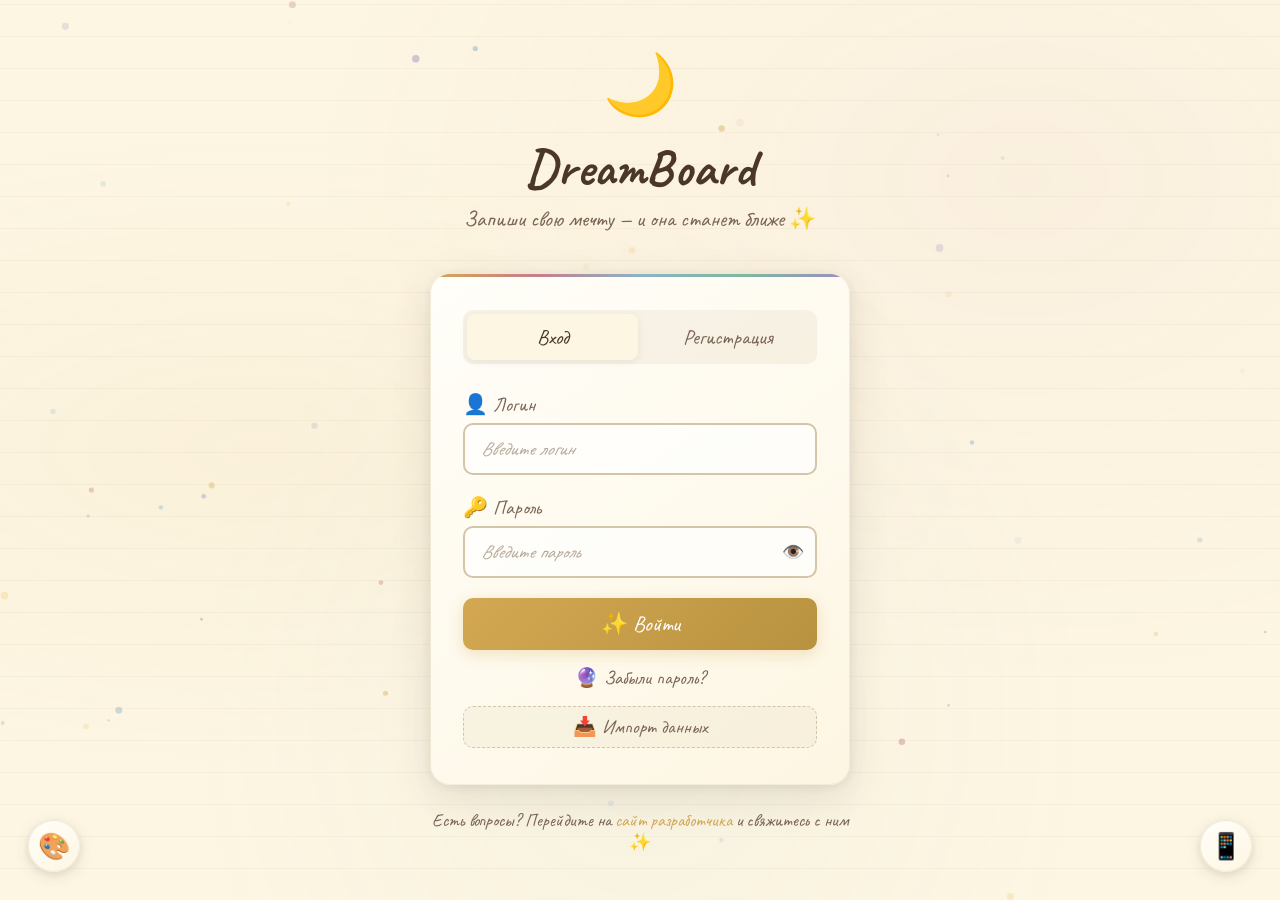
<file: index.html>
<!DOCTYPE html>
<html lang="ru">

<head>
  <meta charset="UTF-8">
  <meta name="viewport" content="width=device-width, initial-scale=1.0">
  <title>DreamBoard — Книга мечтаний</title>
  <link rel="preconnect" href="https://fonts.googleapis.com">
  <link rel="preconnect" href="https://fonts.gstatic.com" crossorigin>
  <link href="https://fonts.googleapis.com/css2?family=Caveat:wght@400;500;600;700&display=swap" rel="stylesheet">
  <link rel="stylesheet" href="style.css">
  <link rel="manifest" href="manifest.json">
  <meta name="theme-color" content="#d4a853">
  <script src="js/html2canvas.min.js"></script>
</head>

<body>
  <canvas id="particles-canvas"></canvas>

  <button class="theme-toggle" onclick="openThemePicker()" title="Сменить тему">🎨</button>

  <div id="authScreen" class="screen auth-screen active">
    <div class="auth-container">
      <div class="auth-logo">
        <span class="logo-icon">🌙</span>
        <h1>DreamBoard</h1>
        <p>Запиши свою мечту — и она станет ближе ✨</p>
      </div>
      <div class="auth-card">
        <div class="auth-tabs">
          <button class="auth-tab active" onclick="switchAuthTab('login')">Вход</button>
          <button class="auth-tab" onclick="switchAuthTab('register')">Регистрация</button>
        </div>
        <div id="authError" class="auth-error"></div>
        <form id="loginForm" class="auth-form active" onsubmit="handleLogin(event)">
          <div class="form-group">
            <label>👤 Логин</label>
            <input type="text" id="loginUsername" placeholder="Введите логин" required autocomplete="username">
          </div>
          <div class="form-group">
            <label>🔑 Пароль</label>
            <div class="password-field">
              <input type="password" id="loginPassword" placeholder="Введите пароль" required
                autocomplete="current-password">
              <button type="button" class="password-toggle"
                onclick="togglePasswordVisibility('loginPassword', this)">👁️</button>
            </div>
          </div>
          <button type="submit" class="btn btn-primary">✨ Войти</button>
          <button type="button" class="forgot-password-link" onclick="openForgotPasswordModal()">🔮 Забыли
            пароль?</button>
        </form>
        <form id="registerForm" class="auth-form" onsubmit="handleRegister(event)">
          <div class="form-group">
            <label>🌟 Ваше имя</label>
            <input type="text" id="regName" placeholder="Как вас зовут?" required>
          </div>
          <div class="form-group">
            <label>👤 Логин</label>
            <input type="text" id="regUsername" placeholder="Придумайте логин" required autocomplete="username">
          </div>
          <div class="form-group">
            <label>🔑 Пароль</label>
            <div class="password-field">
              <input type="password" id="regPassword" placeholder="Придумайте пароль" required minlength="4"
                autocomplete="new-password">
              <button type="button" class="password-toggle"
                onclick="togglePasswordVisibility('regPassword', this)">👁️</button>
            </div>
          </div>
          <button type="submit" class="btn btn-primary">🚀 Создать аккаунт</button>
        </form>
        <div class="auth-extra-links">
          <button class="auth-extra-link" onclick="openImportModal()">📥 Импорт данных</button>
        </div>
      </div>
      <div style="text-align: center; margin-top: 24px; font-size: 18px; color: var(--ink-light);">
        Есть вопросы? Перейдите на
        <a href="https://eugenius-mylnikoff.github.io/Portfolio/" target="_blank"
          style="color: var(--gold); text-decoration: none;">сайт разработчика</a>
        и свяжитесь с ним ✨
      </div>
    </div>
    <button class="pwa-info-btn" onclick="openPwaModal()" title="Установить как приложение">📱</button>
  </div>

  <div id="appScreen" class="screen app-screen">
    <header class="app-header">
      <div class="header-inner">
        <div class="header-left">
          <span class="h-icon">🌙</span>
          <h2>DreamBoard</h2>
        </div>
        <div class="header-right">
          <div class="mode-tabs">
            <button class="mode-tab active" onclick="switchMode('dreams')">Мечты</button>
            <button class="mode-tab" onclick="switchMode('thoughts')">Мысли</button>
          </div>
          <button class="icon-btn" onclick="openRandomDream()" title="Случайная мечта">🎲</button>
          <button class="icon-btn info-btn" onclick="openInfoModal()" title="О приложении">i</button>
          <div class="user-menu">
            <div class="user-avatar" id="userAvatar" onclick="toggleUserMenu()"></div>
            <div class="user-dropdown" id="userDropdown">
              <div class="user-dropdown-header">
                <div class="name" id="dropdownName"></div>
                <div class="login" id="dropdownLogin"></div>
              </div>
              <button class="user-dropdown-item" onclick="openProfileEditModal()">👤 Редактировать профиль</button>
              <button class="user-dropdown-item" onclick="openCategoriesModal()">📂 Мои категории</button>
              <button class="user-dropdown-item" onclick="openArchiveModal()">📦 Архивные мечты</button>
              <button class="user-dropdown-item" onclick="openNotificationsModal()">🔔 Уведомления</button>
              <button class="user-dropdown-item" onclick="exportUserData()">💾 Экспортировать данные</button>
              <div class="user-dropdown-divider"></div>
              <button class="user-dropdown-item danger" onclick="openResetModal()">🗑️ Удалить профиль</button>
              <button class="user-dropdown-item danger" onclick="handleLogout()">🚪 Выйти</button>
            </div>
          </div>
        </div>
      </div>
    </header>

    <main class="app-main">
      <div id="dreamsMode">
        <div class="greeting" id="greeting"></div>
        <div class="stats-bar" id="statsBar"></div>
        <div class="filter-bar" id="filterBar"></div>
        <div class="dreams-grid" id="dreamsGrid"></div>
      </div>
      <div id="thoughtsMode" class="diary-screen" style="display: none;">
        <div class="diary-container">
          <div class="diary-header">
            <h2 class="diary-title">📖 Мои мысли</h2>
            <button class="diary-add-btn" onclick="openCreateThoughtModal()">+ Новая мысль</button>
          </div>
          <div class="diary-page-wrapper">
            <div class="diary-page" id="diaryPage">
              <div class="diary-stickers" id="diaryStickers"></div>
            </div>
          </div>
          <div class="diary-pagination">
            <button class="diary-page-btn" id="prevPageBtn" onclick="prevDiaryPage()">◀</button>
            <span class="diary-page-indicator" id="pageIndicator">Страница 1</span>
            <button class="diary-page-btn" id="nextPageBtn" onclick="nextDiaryPage()">▶</button>
          </div>
        </div>
      </div>
    </main>

    <button class="fab" id="mainFab" onclick="openCreateModal()" title="Новая мечта">✦</button>
  </div>

  <div class="modal-overlay" id="dreamModal">
    <div class="modal">
      <h3 class="modal-title" id="modalTitle">✨ Новая мечта</h3>
      <form onsubmit="handleSaveDream(event)">
        <input type="hidden" id="dreamId">
        <div class="form-group">
          <label>🌟 Название мечты</label>
          <input type="text" id="dreamTitleInput" placeholder="Чего ты хочешь?" required>
        </div>
        <div class="form-group">
          <label>📝 Описание</label>
          <textarea id="dreamTextInput" placeholder="Расскажи подробнее..."></textarea>
        </div>
        <div class="form-group">
          <label>📂 Категория</label>
          <select id="dreamCategory"></select>
        </div>
        <div class="form-group">
          <label>🎨 Цвет</label>
          <div class="color-picker" id="colorPicker">
            <div class="color-option color-gold selected" data-color="gold" onclick="selectColor(this)"></div>
            <div class="color-option color-rose" data-color="rose" onclick="selectColor(this)"></div>
            <div class="color-option color-sky" data-color="sky" onclick="selectColor(this)"></div>
            <div class="color-option color-mint" data-color="mint" onclick="selectColor(this)"></div>
            <div class="color-option color-lavender" data-color="lavender" onclick="selectColor(this)"></div>
            <div class="color-option color-sunset" data-color="sunset" onclick="selectColor(this)"></div>
          </div>
        </div>
        <div class="steps-section">
          <div class="steps-header">
            <div class="steps-title">👣 Шаги достижения</div>
            <button type="button" class="add-step-btn" onclick="openStepModal()">+ Добавить шаг</button>
          </div>
          <div class="steps-table-wrapper">
            <table class="steps-table">
              <thead>
                <tr>
                  <th>№</th>
                  <th>Описание</th>
                  <th>Действия</th>
                </tr>
              </thead>
              <tbody id="stepsTableBody"></tbody>
            </table>
          </div>
        </div>
        <div class="modal-actions">
          <button type="button" class="btn btn-secondary" onclick="closeModal('dreamModal')">Отмена</button>
          <button type="submit" class="btn btn-primary" id="modalSubmitBtn">💫 Записать мечту</button>
        </div>
      </form>
    </div>
  </div>

  <div class="modal-overlay" id="stepModal">
    <div class="modal">
      <h3 class="modal-title" id="stepModalTitle">✨ Новый шаг</h3>
      <form onsubmit="handleSaveStep(event)">
        <input type="hidden" id="stepEditIndex" value="-1">
        <div class="form-group">
          <label>📝 Описание шага</label>
          <textarea id="stepDescription" placeholder="Что нужно сделать?" required></textarea>
        </div>
        <div class="modal-actions">
          <button type="button" class="btn btn-secondary" onclick="closeModal('stepModal')">Отмена</button>
          <button type="submit" class="btn btn-primary">💾 Сохранить</button>
        </div>
      </form>
    </div>
  </div>

  <div class="modal-overlay" id="genericModal">
    <div class="modal">
      <div id="genericModalContent"></div>
    </div>
  </div>

  <div class="random-dream-modal" id="randomDreamModal">
    <div class="random-dream-content">
      <button class="random-dream-close" onclick="closeRandomDream()">✕</button>
      <div class="random-dream-category" id="randomDreamCategory"></div>
      <div class="random-dream-title" id="randomDreamTitle"></div>
      <div class="random-dream-text" id="randomDreamText"></div>
      <div class="random-dream-actions">
        <button class="btn btn-secondary" onclick="openRandomDream()">🎲 Ещё одну</button>
        <button class="btn btn-primary" onclick="closeRandomDream()">Закрыть</button>
      </div>
    </div>
  </div>

  <div id="toastContainer" class="toast-container"></div>

  <script src="js/script.js"></script>
</body>

</html>
</file>
<file: style.css>
:root {
    --paper: #fdf6e3;
    --paper-2: #f8edcf;
    --paper-dark: #f5e6c8;
    --paper-line: #d4c5a9;
    --ink: #4a3728;
    --ink-light: #7a6455;
    --ink-faint: #b8a99a;
    --gold: #d4a853;
    --gold-glow: #f0d48a;
    --gold-dark: #b8923f;
    --rose: #c77d8a;
    --sky: #8ab4c7;
    --mint: #7db89e;
    --lavender: #9b8ec4;
    --sunset: #d4845a;
    --shadow: rgba(74, 55, 40, 0.08);
    --shadow-md: rgba(74, 55, 40, 0.12);
    --shadow-lg: rgba(74, 55, 40, 0.18);
    --overlay: rgba(74, 55, 40, 0.3);
    --card-bg: linear-gradient(145deg, #fffef9 0%, #fdf6e3 100%);
    --input-bg: rgba(255, 255, 255, 0.7);
    --input-bg-focus: white;
    --header-bg: rgba(253, 246, 227, 0.98);
    --radius: 12px;
    --radius-lg: 20px;
    --transition-theme: background 0.5s ease, color 0.5s ease, border-color 0.5s ease, box-shadow 0.5s ease;
}

[data-theme="dark"] {
    --paper: #1f1a15;
    --paper-2: #262019;
    --paper-dark: #2a231c;
    --paper-line: #3a3026;
    --ink: #e8dcc4;
    --ink-light: #b8a99a;
    --ink-faint: #7a6a5a;
    --gold: #e0b865;
    --gold-glow: #f0d48a;
    --gold-dark: #c49a42;
    --rose: #d8909c;
    --sky: #9ac4d7;
    --mint: #8dc8ae;
    --lavender: #a89bd4;
    --sunset: #e09570;
    --shadow: rgba(0, 0, 0, 0.3);
    --shadow-md: rgba(0, 0, 0, 0.4);
    --shadow-lg: rgba(0, 0, 0, 0.5);
    --overlay: rgba(10, 8, 5, 0.6);
    --card-bg: linear-gradient(145deg, #2a231c 0%, #241e18 100%);
    --input-bg: rgba(42, 35, 28, 0.7);
    --input-bg-focus: #2a231c;
    --header-bg: rgba(31, 26, 21, 0.95);
}

[data-theme="stars"] {
    --paper: #0a0a1f;
    --paper-2: #12122e;
    --paper-dark: #1a1a3a;
    --paper-line: #2a2a5a;
    --ink: #e8e8ff;
    --ink-light: #b8b8e0;
    --ink-faint: #6a6a9a;
    --gold: #ffd700;
    --gold-glow: #ffed4a;
    --gold-dark: #e6c200;
    --rose: #ff9ecb;
    --sky: #7ec8ff;
    --mint: #7effc8;
    --lavender: #c89eff;
    --sunset: #ffb87e;
    --shadow: rgba(0, 0, 0, 0.5);
    --shadow-md: rgba(0, 0, 0, 0.6);
    --shadow-lg: rgba(0, 0, 0, 0.7);
    --overlay: rgba(5, 5, 20, 0.7);
    --card-bg: linear-gradient(145deg, #1a1a3a 0%, #12122e 100%);
    --input-bg: rgba(26, 26, 58, 0.7);
    --input-bg-focus: #1a1a3a;
    --header-bg: rgba(10, 10, 31, 0.95);
}

[data-theme="spring"] {
    --paper: #f0f8e8;
    --paper-2: #e0f0d0;
    --paper-dark: #d0e8b8;
    --paper-line: #a8c888;
    --ink: #2a4a1a;
    --ink-light: #4a6a3a;
    --ink-faint: #8aaa7a;
    --gold: #8bc34a;
    --gold-glow: #aed581;
    --gold-dark: #689f38;
    --rose: #e88aa0;
    --sky: #88c8e8;
    --mint: #6aaa5a;
    --lavender: #b898d8;
    --sunset: #e8a868;
    --shadow: rgba(42, 74, 26, 0.1);
    --shadow-md: rgba(42, 74, 26, 0.15);
    --shadow-lg: rgba(42, 74, 26, 0.2);
    --overlay: rgba(42, 74, 26, 0.3);
    --card-bg: linear-gradient(145deg, #fffff0 0%, #f0f8e8 100%);
    --input-bg: rgba(255, 255, 240, 0.7);
    --input-bg-focus: #fffff0;
    --header-bg: rgba(240, 248, 232, 0.98);
}

[data-theme="winter"] {
    --paper: #e8f0f8;
    --paper-2: #d8e8f0;
    --paper-dark: #c8d8e8;
    --paper-line: #a8c0d8;
    --ink: #2a3a4a;
    --ink-light: #4a5a6a;
    --ink-faint: #8a9aaa;
    --gold: #78a8c8;
    --gold-glow: #a8d0e8;
    --gold-dark: #5a8aaa;
    --rose: #c898a8;
    --sky: #78a8c8;
    --mint: #88b8c8;
    --lavender: #a898c8;
    --sunset: #d8a888;
    --shadow: rgba(42, 58, 74, 0.1);
    --shadow-md: rgba(42, 58, 74, 0.15);
    --shadow-lg: rgba(42, 58, 74, 0.2);
    --overlay: rgba(42, 58, 74, 0.3);
    --card-bg: linear-gradient(145deg, #ffffff 0%, #e8f0f8 100%);
    --input-bg: rgba(255, 255, 255, 0.7);
    --input-bg-focus: #ffffff;
    --header-bg: rgba(232, 240, 248, 0.98);
}

[data-theme="fireworks"] {
    --paper: #1a1020;
    --paper-2: #251830;
    --paper-dark: #302040;
    --paper-line: #4a3060;
    --ink: #f0e0ff;
    --ink-light: #c8b0e0;
    --ink-faint: #8a709a;
    --gold: #ffcc00;
    --gold-glow: #ffdd44;
    --gold-dark: #e6b800;
    --rose: #ff66aa;
    --sky: #66ccff;
    --mint: #66ffaa;
    --lavender: #cc66ff;
    --sunset: #ff9966;
    --shadow: rgba(0, 0, 0, 0.5);
    --shadow-md: rgba(0, 0, 0, 0.6);
    --shadow-lg: rgba(0, 0, 0, 0.7);
    --overlay: rgba(10, 5, 15, 0.7);
    --card-bg: linear-gradient(145deg, #302040 0%, #251830 100%);
    --input-bg: rgba(48, 32, 64, 0.7);
    --input-bg-focus: #302040;
    --header-bg: rgba(26, 16, 32, 0.95);
}

[data-theme="bird"] {
    --paper: #e8f4ff;
    --paper-2: #d8ecff;
    --paper-dark: #c8e0ff;
    --paper-line: #a8c8e8;
    --ink: #2a4a6a;
    --ink-light: #4a6a8a;
    --ink-faint: #8aaac8;
    --gold: #68a8d8;
    --gold-glow: #98c8e8;
    --gold-dark: #4a88b8;
    --rose: #e898b0;
    --sky: #68a8d8;
    --mint: #88c8b8;
    --lavender: #b898d8;
    --sunset: #e8a878;
    --shadow: rgba(42, 74, 106, 0.1);
    --shadow-md: rgba(42, 74, 106, 0.15);
    --shadow-lg: rgba(42, 74, 106, 0.2);
    --overlay: rgba(42, 74, 106, 0.3);
    --card-bg: linear-gradient(145deg, #ffffff 0%, #e8f4ff 100%);
    --input-bg: rgba(255, 255, 255, 0.7);
    --input-bg-focus: #ffffff;
    --header-bg: rgba(232, 244, 255, 0.98);
}

[data-theme="ocean"] {
    --paper: #0a2540;
    --paper-2: #0d3252;
    --paper-dark: #124068;
    --paper-line: #1e5a85;
    --ink: #e8f4ff;
    --ink-light: #b8d8f0;
    --ink-faint: #6a98b8;
    --gold: #4ecdc4;
    --gold-glow: #95e1d3;
    --gold-dark: #3db8b0;
    --rose: #ff8fa3;
    --sky: #7ec8ff;
    --mint: #4ecdc4;
    --lavender: #a78bfa;
    --sunset: #ffb87e;
    --shadow: rgba(0, 0, 0, 0.4);
    --shadow-md: rgba(0, 0, 0, 0.5);
    --shadow-lg: rgba(0, 0, 0, 0.6);
    --overlay: rgba(5, 20, 40, 0.7);
    --card-bg: linear-gradient(145deg, #124068 0%, #0d3252 100%);
    --input-bg: rgba(18, 64, 104, 0.7);
    --input-bg-focus: #124068;
    --header-bg: rgba(10, 37, 64, 0.95);
}

[data-theme="sakura"] {
    --paper: #fff5f7;
    --paper-2: #ffe8ee;
    --paper-dark: #ffd6e0;
    --paper-line: #f5b8c8;
    --ink: #5a2a3a;
    --ink-light: #8a4a5a;
    --ink-faint: #c88a9a;
    --gold: #ff69b4;
    --gold-glow: #ffb7c5;
    --gold-dark: #e65ea3;
    --rose: #ff1493;
    --sky: #88c8e8;
    --mint: #7db89e;
    --lavender: #c89eff;
    --sunset: #ffb87e;
    --shadow: rgba(90, 42, 58, 0.1);
    --shadow-md: rgba(90, 42, 58, 0.15);
    --shadow-lg: rgba(90, 42, 58, 0.2);
    --overlay: rgba(90, 42, 58, 0.3);
    --card-bg: linear-gradient(145deg, #ffffff 0%, #fff5f7 100%);
    --input-bg: rgba(255, 255, 255, 0.7);
    --input-bg-focus: #ffffff;
    --header-bg: rgba(255, 245, 247, 0.98);
}

[data-theme="aurora"] {
    --paper: #0a1628;
    --paper-2: #12203a;
    --paper-dark: #1a2a4a;
    --paper-line: #2a3a5a;
    --ink: #e8f0ff;
    --ink-light: #b8c8e0;
    --ink-faint: #6a7a9a;
    --gold: #4ade80;
    --gold-glow: #86efac;
    --gold-dark: #3bc96e;
    --rose: #f472b6;
    --sky: #60a5fa;
    --mint: #2dd4bf;
    --lavender: #a78bfa;
    --sunset: #fbbf24;
    --shadow: rgba(0, 0, 0, 0.5);
    --shadow-md: rgba(0, 0, 0, 0.6);
    --shadow-lg: rgba(0, 0, 0, 0.7);
    --overlay: rgba(5, 10, 20, 0.7);
    --card-bg: linear-gradient(145deg, #1a2a4a 0%, #12203a 100%);
    --input-bg: rgba(26, 42, 74, 0.7);
    --input-bg-focus: #1a2a4a;
    --header-bg: rgba(10, 22, 40, 0.95);
}

* {
    margin: 0;
    padding: 0;
    box-sizing: border-box;
    font-family: 'Caveat', cursive;
}

body {
    background: var(--paper);
    color: var(--ink);
    min-height: 100vh;
    overflow-x: hidden;
    transition: var(--transition-theme);
}

body::before {
    content: '';
    position: fixed;
    inset: 0;
    background: repeating-linear-gradient(0deg, transparent, transparent 31px, var(--paper-line) 31px, var(--paper-line) 32px);
    opacity: 0.15;
    pointer-events: none;
    z-index: 0;
    transition: var(--transition-theme);
}

body::after {
    content: '';
    position: fixed;
    inset: 0;
    background:
        radial-gradient(ellipse at 20% 50%, rgba(212, 168, 83, 0.06) 0%, transparent 50%),
        radial-gradient(ellipse at 80% 20%, rgba(199, 125, 138, 0.05) 0%, transparent 50%),
        radial-gradient(ellipse at 50% 80%, rgba(138, 180, 199, 0.05) 0%, transparent 50%);
    pointer-events: none;
    z-index: 0;
}

[data-theme="stars"] body::before,
[data-theme="fireworks"] body::before,
[data-theme="ocean"] body::before,
[data-theme="aurora"] body::before {
    opacity: 0.05;
}

[data-theme="sakura"] body::before {
    opacity: 0.08;
}

#particles-canvas {
    position: fixed;
    inset: 0;
    pointer-events: none;
    z-index: 1;
}

.theme-toggle {
    position: fixed;
    bottom: 28px;
    left: 28px;
    width: 52px;
    height: 52px;
    border-radius: 50%;
    background: var(--card-bg);
    border: 1px solid rgba(212, 197, 169, 0.3);
    box-shadow: 0 4px 15px var(--shadow-md), 0 2px 8px var(--shadow);
    cursor: pointer;
    z-index: 50;
    display: flex;
    align-items: center;
    justify-content: center;
    font-size: 26px;
    transition: all 0.4s ease;
}

.theme-toggle:hover {
    transform: scale(1.1) rotate(15deg);
    box-shadow: 0 6px 20px var(--shadow-lg);
}

.screen {
    display: none;
    position: relative;
    z-index: 2;
    min-height: 100vh;
}

.screen.active {
    display: flex;
}

.auth-screen {
    align-items: center;
    justify-content: center;
    padding: 20px;
}

.auth-container {
    width: 100%;
    max-width: 420px;
    animation: floatIn 0.8s ease-out;
}

@keyframes floatIn {
    from {
        opacity: 0;
        transform: translateY(30px) scale(0.97);
    }

    to {
        opacity: 1;
        transform: translateY(0) scale(1);
    }
}

.auth-logo {
    text-align: center;
    margin-bottom: 40px;
}

.auth-logo .logo-icon {
    font-size: 60px;
    display: block;
    margin-bottom: 12px;
    animation: twinkle 3s ease-in-out infinite;
}

@keyframes twinkle {

    0%,
    100% {
        transform: scale(1) rotate(0deg);
        filter: brightness(1);
    }

    50% {
        transform: scale(1.1) rotate(5deg);
        filter: brightness(1.2);
    }
}

.auth-logo h1 {
    font-size: 52px;
    color: var(--ink);
    font-weight: 700;
}

.auth-logo p {
    font-size: 22px;
    color: var(--ink-light);
    margin-top: 4px;
}

.auth-card {
    background: var(--card-bg);
    border-radius: var(--radius-lg);
    padding: 36px 32px;
    box-shadow: 0 2px 8px var(--shadow), 0 12px 40px var(--shadow-md);
    border: 1px solid rgba(212, 197, 169, 0.3);
    position: relative;
    overflow: hidden;
    transition: var(--transition-theme);
}

.auth-card::before {
    content: '';
    position: absolute;
    top: 0;
    left: 0;
    right: 0;
    height: 3px;
    background: linear-gradient(90deg, var(--gold), var(--rose), var(--sky), var(--mint), var(--lavender));
}

.auth-tabs {
    display: flex;
    gap: 4px;
    background: rgba(212, 197, 169, 0.2);
    border-radius: 10px;
    padding: 4px;
    margin-bottom: 28px;
}

.auth-tab {
    flex: 1;
    padding: 10px;
    border: none;
    background: transparent;
    font-size: 21px;
    color: var(--ink-light);
    cursor: pointer;
    border-radius: 8px;
    transition: all 0.3s ease;
}

.auth-tab.active {
    background: var(--paper);
    color: var(--ink);
    box-shadow: 0 2px 8px var(--shadow);
}

.auth-form {
    display: none;
}

.auth-form.active {
    display: block;
    animation: fadeIn 0.3s ease;
}

@keyframes fadeIn {
    from {
        opacity: 0;
        transform: translateY(10px);
    }

    to {
        opacity: 1;
        transform: translateY(0);
    }
}

.form-group {
    margin-bottom: 20px;
}

.form-group label {
    display: block;
    font-size: 20px;
    color: var(--ink-light);
    margin-bottom: 6px;
}

.form-group input,
.form-group textarea,
.form-group select {
    width: 100%;
    padding: 12px 16px;
    border: 2px solid var(--paper-line);
    border-radius: 10px;
    font-size: 19px;
    color: var(--ink);
    background: var(--input-bg);
    transition: all 0.3s ease;
    outline: none;
}

.form-group input:focus,
.form-group textarea:focus,
.form-group select:focus {
    border-color: var(--gold);
    background: var(--input-bg-focus);
    box-shadow: 0 0 0 4px rgba(212, 168, 83, 0.15);
}

.form-group input::placeholder,
.form-group textarea::placeholder {
    color: var(--ink-faint);
    font-style: italic;
}

.password-field {
    position: relative;
}

.password-field input {
    padding-right: 44px;
}

.password-toggle {
    position: absolute;
    right: 8px;
    top: 50%;
    transform: translateY(-50%);
    width: 32px;
    height: 32px;
    border: none;
    background: transparent;
    cursor: pointer;
    border-radius: 6px;
    font-size: 18px;
    color: var(--ink-faint);
    transition: all 0.2s;
    display: flex;
    align-items: center;
    justify-content: center;
}

.password-toggle:hover {
    background: rgba(212, 197, 169, 0.3);
    color: var(--ink);
}

.btn {
    display: inline-flex;
    align-items: center;
    justify-content: center;
    gap: 8px;
    padding: 12px 24px;
    border: none;
    border-radius: 10px;
    font-size: 22px;
    cursor: pointer;
    transition: all 0.3s ease;
}

.btn-primary {
    width: 100%;
    background: linear-gradient(135deg, var(--gold) 0%, var(--gold-dark) 100%);
    color: white;
    box-shadow: 0 4px 15px rgba(212, 168, 83, 0.3);
}

.btn-primary:hover {
    transform: translateY(-2px);
    box-shadow: 0 6px 20px rgba(212, 168, 83, 0.4);
}

.btn-primary:disabled {
    opacity: 0.5;
    cursor: not-allowed;
    transform: none;
}

.btn-secondary {
    background: rgba(212, 197, 169, 0.3);
    color: var(--ink);
}

.btn-secondary:hover {
    background: rgba(212, 197, 169, 0.5);
}

.btn-danger {
    background: rgba(199, 125, 138, 0.15);
    color: var(--rose);
}

.btn-danger:hover {
    background: rgba(199, 125, 138, 0.25);
}

.auth-error {
    background: rgba(199, 125, 138, 0.12);
    color: var(--rose);
    padding: 10px 14px;
    border-radius: 8px;
    font-size: 18px;
    margin-bottom: 16px;
    display: none;
    animation: shake 0.4s ease;
}

@keyframes shake {

    0%,
    100% {
        transform: translateX(0);
    }

    25% {
        transform: translateX(-5px);
    }

    75% {
        transform: translateX(5px);
    }
}

.auth-error.show {
    display: block;
}

.forgot-password-link {
    display: block;
    text-align: center;
    margin-top: 16px;
    font-size: 19px;
    color: var(--ink-light);
    cursor: pointer;
    background: none;
    border: none;
    width: 100%;
}

.forgot-password-link:hover {
    color: var(--gold);
}

.auth-extra-links {
    display: flex;
    gap: 8px;
    margin-top: 16px;
}

.auth-extra-link {
    flex: 1;
    text-align: center;
    padding: 8px 10px;
    font-size: 19px;
    color: var(--ink-light);
    cursor: pointer;
    background: rgba(212, 197, 169, 0.15);
    border: 1px dashed var(--paper-line);
    border-radius: 10px;
    transition: all 0.3s;
}

.auth-extra-link:hover {
    color: var(--ink);
    border-color: var(--gold);
    background: rgba(212, 168, 83, 0.1);
}

.app-screen {
    flex-direction: column;
}

.app-header {
    background: var(--header-bg);
    backdrop-filter: blur(10px);
    border-bottom: 1px solid rgba(212, 197, 169, 0.3);
    padding: 16px 24px;
    position: sticky;
    top: 0;
    z-index: 100;
    transition: var(--transition-theme);
}

.header-inner {
    max-width: 900px;
    margin: 0 auto;
    display: flex;
    align-items: center;
    justify-content: space-between;
}

.header-left {
    display: flex;
    align-items: center;
    gap: 12px;
}

.header-left .h-icon {
    font-size: 32px;
}

.header-left h2 {
    font-size: 32px;
    font-weight: 700;
}

.header-right {
    display: flex;
    align-items: center;
    gap: 8px;
}

.mode-tabs {
    display: flex;
    gap: 4px;
    background: rgba(212, 197, 169, 0.2);
    border-radius: 10px;
    padding: 4px;
    margin-right: 8px;
}

.mode-tab {
    padding: 6px 14px;
    border: none;
    background: transparent;
    font-size: 19px;
    color: var(--ink-light);
    cursor: pointer;
    border-radius: 8px;
    transition: all 0.3s ease;
}

.mode-tab.active {
    background: var(--paper);
    color: var(--ink);
    box-shadow: 0 2px 8px var(--shadow);
}

.icon-btn {
    width: 36px;
    height: 36px;
    border-radius: 50%;
    background: transparent;
    border: 1.5px solid var(--ink-faint);
    color: var(--ink-light);
    cursor: pointer;
    display: flex;
    align-items: center;
    justify-content: center;
    font-size: 20px;
    transition: all 0.3s;
}

.icon-btn:hover {
    border-color: var(--gold);
    color: var(--gold);
    transform: scale(1.1);
}

.icon-btn.info-btn {
    font-size: 22px;
    font-weight: 700;
}

.user-avatar {
    width: 36px;
    height: 36px;
    border-radius: 50%;
    background: linear-gradient(135deg, var(--gold-glow), var(--gold));
    display: flex;
    align-items: center;
    justify-content: center;
    font-size: 22px;
    font-weight: 700;
    color: white;
    cursor: pointer;
    transition: transform 0.3s;
}

.user-avatar:hover {
    transform: scale(1.1);
}

.user-menu {
    position: relative;
}

.user-dropdown {
    position: absolute;
    top: calc(100% + 8px);
    right: 0;
    background: var(--card-bg);
    border-radius: var(--radius);
    box-shadow: 0 8px 30px var(--shadow-lg);
    border: 1px solid rgba(212, 197, 169, 0.3);
    min-width: 220px;
    display: none;
    overflow: hidden;
    z-index: 200;
}

.user-dropdown.show {
    display: block;
    animation: fadeIn 0.2s ease;
}

.user-dropdown-header {
    padding: 16px;
    border-bottom: 1px solid rgba(212, 197, 169, 0.3);
}

.user-dropdown-header .name {
    font-size: 21px;
    color: var(--ink);
}

.user-dropdown-header .login {
    font-size: 17px;
    color: var(--ink-faint);
}

.user-dropdown-item {
    display: flex;
    align-items: center;
    gap: 10px;
    padding: 12px 16px;
    font-size: 18px;
    color: var(--ink-light);
    cursor: pointer;
    transition: all 0.2s;
    border: none;
    background: none;
    width: 100%;
    text-align: left;
}

.user-dropdown-item:hover {
    background: rgba(212, 197, 169, 0.2);
    color: var(--ink);
}

.user-dropdown-item.danger {
    color: var(--rose);
}

.user-dropdown-item.danger:hover {
    background: rgba(199, 125, 138, 0.15);
}

.user-dropdown-divider {
    height: 1px;
    background: rgba(212, 197, 169, 0.3);
    margin: 4px 0;
}

.app-main {
    max-width: 900px;
    margin: 0 auto;
    padding: 24px;
    width: 100%;
    flex: 1;
}

.greeting {
    font-size: 30px;
    color: var(--ink);
    margin-bottom: 20px;
    opacity: 0.85;
}

.greeting .greeting-emoji {
    display: inline-block;
    animation: twinkle 3s ease-in-out infinite;
}

.stats-bar {
    display: flex;
    gap: 12px;
    margin-bottom: 24px;
    flex-wrap: wrap;
}

.stat-chip {
    display: flex;
    align-items: center;
    gap: 8px;
    padding: 10px 18px;
    background: var(--card-bg);
    border-radius: 50px;
    box-shadow: 0 2px 8px var(--shadow);
    border: 1px solid rgba(212, 197, 169, 0.3);
    font-size: 18px;
    color: var(--ink-light);
}

.stat-chip .stat-num {
    font-size: 26px;
    font-weight: 700;
    color: var(--ink);
}

.filter-bar {
    display: flex;
    gap: 8px;
    margin-bottom: 24px;
    flex-wrap: wrap;
    align-items: center;
}

.filter-chip {
    padding: 8px 16px;
    border-radius: 50px;
    border: 2px solid var(--paper-line);
    background: transparent;
    font-size: 19px;
    color: var(--ink-light);
    cursor: pointer;
    transition: all 0.3s ease;
}

.filter-chip:hover {
    border-color: var(--gold);
    color: var(--ink);
}

.filter-chip.active {
    background: var(--gold);
    border-color: var(--gold);
    color: white;
}

.filter-chip.active-rose {
    background: var(--rose);
    border-color: var(--rose);
    color: white;
}

.filter-chip.active-sky {
    background: var(--sky);
    border-color: var(--sky);
    color: white;
}

.filter-chip.active-mint {
    background: var(--mint);
    border-color: var(--mint);
    color: white;
}

.filter-chip.active-lavender {
    background: var(--lavender);
    border-color: var(--lavender);
    color: white;
}

.filter-chip.active-sunset {
    background: var(--sunset);
    border-color: var(--sunset);
    color: white;
}

.filter-divider {
    width: 1px;
    height: 24px;
    background: var(--paper-line);
    margin: 0 4px;
}

.filter-toggle {
    display: inline-flex;
    align-items: center;
    gap: 8px;
    padding: 8px 14px;
    border-radius: 50px;
    background: transparent;
    border: 2px dashed var(--paper-line);
    font-size: 18px;
    color: var(--ink-light);
    cursor: pointer;
    transition: all 0.3s ease;
}

.filter-toggle:hover {
    border-color: var(--gold);
    color: var(--ink);
}

.filter-toggle.active {
    background: rgba(212, 168, 83, 0.15);
    border-color: var(--gold);
    border-style: solid;
    color: var(--ink);
}

.filter-toggle input {
    display: none;
}

.filter-toggle .check-box {
    width: 16px;
    height: 16px;
    border: 2px solid var(--paper-line);
    border-radius: 4px;
    display: flex;
    align-items: center;
    justify-content: center;
    font-size: 15px;
    color: transparent;
    transition: all 0.3s;
}

.filter-toggle.active .check-box {
    background: var(--gold);
    border-color: var(--gold);
    color: white;
}

.dreams-grid {
    display: grid;
    grid-template-columns: repeat(auto-fill, minmax(280px, 1fr));
    gap: 20px;
}

.dream-card {
    position: relative;
    background: var(--card-bg);
    border-radius: var(--radius-lg);
    padding: 24px;
    padding-top: 40px;
    padding-bottom: 52px;
    box-shadow: 0 2px 12px var(--shadow), 0 8px 30px var(--shadow);
    border: 1px solid rgba(212, 197, 169, 0.25);
    position: relative;
    transition: all 0.4s cubic-bezier(0.25, 0.46, 0.45, 0.94);
    animation: cardAppear 0.5s ease-out both;
}

.dream-card::before {
    content: '';
    position: absolute;
    top: 0;
    left: 24px;
    right: 24px;
    height: 2px;
    border-radius: 0 0 2px 2px;
    opacity: 0.6;
}

.dream-card[data-color="gold"]::before {
    background: var(--gold);
}

.dream-card[data-color="rose"]::before {
    background: var(--rose);
}

.dream-card[data-color="sky"]::before {
    background: var(--sky);
}

.dream-card[data-color="mint"]::before {
    background: var(--mint);
}

.dream-card[data-color="lavender"]::before {
    background: var(--lavender);
}

.dream-card[data-color="sunset"]::before {
    background: var(--sunset);
}

.dream-card:hover {
    transform: translateY(-4px);
    box-shadow: 0 4px 16px var(--shadow-md), 0 12px 40px var(--shadow-md);
}

.dream-card.priority {
    box-shadow: 0 0 0 2px var(--gold), 0 4px 20px rgba(212, 168, 83, 0.3);
    animation: cardAppear 0.5s ease-out both, priorityPulse 3s ease-in-out infinite;
}

@keyframes priorityPulse {

    0%,
    100% {
        box-shadow: 0 0 0 2px var(--gold), 0 4px 20px rgba(212, 168, 83, 0.3);
    }

    50% {
        box-shadow: 0 0 0 3px var(--gold-glow), 0 6px 30px rgba(212, 168, 83, 0.5);
    }
}

.priority-badge {
    position: absolute;
    top: -16px;
    right: 18px;
    padding: 6px 14px;
    border-radius: 999px;
    background: linear-gradient(135deg, var(--gold), var(--gold-dark));
    color: #fff;
    font-size: 17px;
    font-weight: 700;
    box-shadow: 0 6px 18px rgba(212, 168, 83, .45);
    z-index: 999;
}

.dream-card.fulfilled {
    opacity: 0.75;
}

.dream-card.fulfilled .dream-title {
    text-decoration: line-through;
    text-decoration-color: var(--gold);
    text-decoration-thickness: 2px;
}

@keyframes cardAppear {
    from {
        opacity: 0;
        transform: translateY(20px) scale(0.95);
    }

    to {
        opacity: 1;
        transform: translateY(0) scale(1);
    }
}

.dream-card-header {
    display: flex;
    align-items: flex-start;
    justify-content: space-between;
    margin-bottom: 12px;
}

.dream-category {
    display: inline-flex;
    align-items: center;
    gap: 4px;
    padding: 4px 10px;
    border-radius: 50px;
    font-size: 16px;
    font-weight: 500;
}

.cat-gold {
    background: rgba(212, 168, 83, 0.15);
    color: var(--gold);
}

.cat-rose {
    background: rgba(199, 125, 138, 0.15);
    color: var(--rose);
}

.cat-sky {
    background: rgba(138, 180, 199, 0.2);
    color: var(--sky);
}

.cat-mint {
    background: rgba(125, 184, 158, 0.15);
    color: var(--mint);
}

.cat-lavender {
    background: rgba(155, 142, 196, 0.15);
    color: var(--lavender);
}

.cat-sunset {
    background: rgba(212, 132, 90, 0.15);
    color: var(--sunset);
}

.dream-actions {
    display: flex;
    gap: 2px;
    opacity: 0;
    transition: opacity 0.3s;
}

.dream-card:hover .dream-actions {
    opacity: 1;
}

.dream-action-btn {
    width: 30px;
    height: 30px;
    border: none;
    background: transparent;
    border-radius: 8px;
    cursor: pointer;
    font-size: 18px;
    display: flex;
    align-items: center;
    justify-content: center;
    transition: all 0.2s;
    color: var(--ink-faint);
}

.dream-action-btn:hover {
    background: rgba(212, 197, 169, 0.3);
    color: var(--ink);
}

.dream-action-btn.fulfill-btn:hover {
    background: rgba(212, 168, 83, 0.2);
}

.dream-action-btn.priority-btn:hover {
    background: rgba(212, 168, 83, 0.2);
}

.dream-action-btn.priority-btn.active {
    color: var(--gold);
    background: rgba(212, 168, 83, 0.15);
}

.dream-action-btn.archive-btn:hover {
    background: rgba(138, 180, 199, 0.2);
}

.dream-action-btn.delete-btn:hover {
    background: rgba(199, 125, 138, 0.15);
    color: var(--rose);
}

.dream-action-btn.share-btn:hover {
    background: rgba(138, 180, 199, 0.25);
    color: var(--sky);
}

.dream-title {
    font-size: 28px;
    font-weight: 700;
    color: var(--ink);
    margin-bottom: 8px;
    line-height: 1.2;
}

.dream-text {
    font-size: 20px;
    color: var(--ink-light);
    line-height: 1.5;
    margin-bottom: 16px;
    white-space: pre-wrap;
}

.dream-footer {
    font-size: 16px;
    color: var(--ink-faint);
    display: flex;
    align-items: center;
    justify-content: flex-end;
}

.dream-fulfilled-badge {
    display: inline-flex;
    align-items: center;
    gap: 4px;
    padding: 4px 10px;
    background: rgba(212, 168, 83, 0.15);
    color: var(--gold);
    border-radius: 50px;
    font-size: 16px;
    font-weight: 500;
}

.empty-state {
    text-align: center;
    padding: 60px 20px;
    animation: fadeIn 0.5s ease;
}

.empty-state .empty-icon {
    font-size: 68px;
    margin-bottom: 16px;
    animation: twinkle 3s ease-in-out infinite;
}

.empty-state h3 {
    font-size: 36px;
    color: var(--ink);
    margin-bottom: 8px;
}

.empty-state p {
    font-size: 22px;
    color: var(--ink-light);
    margin-bottom: 24px;
}

.fab {
    position: fixed;
    bottom: 32px;
    right: 32px;
    width: 60px;
    height: 60px;
    border-radius: 50%;
    background: linear-gradient(135deg, var(--gold) 0%, var(--gold-dark) 100%);
    color: white;
    border: none;
    font-size: 32px;
    cursor: pointer;
    box-shadow: 0 4px 15px rgba(212, 168, 83, 0.4), 0 8px 30px rgba(212, 168, 83, 0.2);
    transition: all 0.3s ease;
    z-index: 50;
    display: flex;
    align-items: center;
    justify-content: center;
}

.fab:hover {
    transform: scale(1.1) rotate(90deg);
    box-shadow: 0 6px 20px rgba(212, 168, 83, 0.5);
}

.modal-overlay {
    position: fixed;
    inset: 0;
    background: var(--overlay);
    backdrop-filter: blur(4px);
    z-index: 1000;
    display: none;
    align-items: center;
    justify-content: center;
    padding: 20px;
}

.modal-overlay.show {
    display: flex;
    animation: fadeIn 0.3s ease;
}

.modal {
    background: var(--card-bg);
    border-radius: var(--radius-lg);
    padding: 32px;
    width: 100%;
    max-width: 500px;
    max-height: 90vh;
    overflow-y: auto;
    box-shadow: 0 20px 60px rgba(0, 0, 0, 0.2);
    border: 1px solid rgba(212, 197, 169, 0.3);
    animation: modalIn 0.4s cubic-bezier(0.34, 1.56, 0.64, 1);
    position: relative;
}

@keyframes modalIn {
    from {
        opacity: 0;
        transform: scale(0.9) translateY(20px);
    }

    to {
        opacity: 1;
        transform: scale(1) translateY(0);
    }
}

.modal::before {
    content: '';
    position: absolute;
    top: 0;
    left: 0;
    right: 0;
    height: 3px;
    background: linear-gradient(90deg, var(--gold), var(--rose), var(--sky));
    border-radius: var(--radius-lg) var(--radius-lg) 0 0;
}

.modal-title {
    font-size: 36px;
    font-weight: 700;
    margin-bottom: 16px;
    color: var(--ink);
}

.modal-subtitle {
    font-size: 20px;
    color: var(--ink-light);
    margin-bottom: 20px;
    line-height: 1.5;
}

.modal .form-group {
    margin-bottom: 20px;
}

.modal .form-group textarea {
    font-size: 20px;
    resize: vertical;
    min-height: 100px;
    line-height: 1.6;
}

.modal .form-group select {
    cursor: pointer;
    appearance: none;
    background-image: url("data:image/svg+xml,%3Csvg xmlns='http://www.w3.org/2000/svg' width='12' height='12' viewBox='0 0 12 12'%3E%3Cpath fill='%237a6455' d='M6 8L1 3h10z'/%3E%3C/svg%3E");
    background-repeat: no-repeat;
    background-position: right 16px center;
}

.modal-actions {
    display: flex;
    gap: 12px;
    margin-top: 28px;
}

.modal-actions .btn {
    flex: 1;
}

.color-picker {
    display: flex;
    gap: 10px;
    flex-wrap: wrap;
}

.color-option {
    width: 36px;
    height: 36px;
    border-radius: 50%;
    border: 3px solid transparent;
    cursor: pointer;
    transition: all 0.3s ease;
    position: relative;
}

.color-option:hover {
    transform: scale(1.15);
}

.color-option.selected {
    border-color: var(--ink);
    transform: scale(1.15);
    box-shadow: 0 2px 10px rgba(0, 0, 0, 0.15);
}

.color-option.selected::after {
    content: '✓';
    position: absolute;
    inset: 0;
    display: flex;
    align-items: center;
    justify-content: center;
    color: white;
    font-size: 18px;
    font-weight: bold;
    text-shadow: 0 1px 2px rgba(0, 0, 0, 0.3);
}

.color-gold {
    background: var(--gold);
}

.color-rose {
    background: var(--rose);
}

.color-sky {
    background: var(--sky);
}

.color-mint {
    background: var(--mint);
}

.color-lavender {
    background: var(--lavender);
}

.color-sunset {
    background: var(--sunset);
}

.cat-list {
    display: flex;
    flex-direction: column;
    gap: 10px;
    max-height: 400px;
    overflow-y: auto;
    padding-right: 4px;
}

.cat-item {
    display: flex;
    align-items: center;
    gap: 10px;
    padding: 10px 12px;
    background: var(--input-bg);
    border: 1px solid rgba(212, 197, 169, 0.3);
    border-radius: 12px;
    position: relative;
}

.cat-item:hover {
    border-color: var(--gold);
}

.cat-item .cat-emoji {
    font-size: 26px;
    width: 36px;
    height: 36px;
    display: flex;
    align-items: center;
    justify-content: center;
    cursor: pointer;
    border-radius: 8px;
    background: rgba(212, 197, 169, 0.2);
}

.cat-item .cat-emoji:hover {
    background: rgba(212, 168, 83, 0.25);
    transform: scale(1.1);
}

.cat-item .cat-name-input {
    flex: 1;
    padding: 6px 10px;
    border: 1px solid transparent;
    background: transparent;
    border-radius: 6px;
    font-size: 20px;
    color: var(--ink);
    outline: none;
}

.cat-item .cat-name-input:focus {
    border-color: var(--gold);
    background: var(--input-bg-focus);
}

.cat-item .cat-color-dot {
    width: 22px;
    height: 22px;
    border-radius: 50%;
    cursor: pointer;
}

.cat-item .cat-color-dot:hover {
    transform: scale(1.2);
}

.cat-item .cat-delete-btn {
    width: 32px;
    height: 32px;
    border: none;
    background: transparent;
    color: var(--ink-faint);
    cursor: pointer;
    border-radius: 8px;
    font-size: 18px;
    display: flex;
    align-items: center;
    justify-content: center;
}

.cat-item .cat-delete-btn:hover {
    background: rgba(199, 125, 138, 0.15);
    color: var(--rose);
}

.cat-item .cat-delete-btn:disabled {
    opacity: 0.3;
    cursor: not-allowed;
}

.add-cat-btn {
    width: 100%;
    padding: 12px;
    border: 2px dashed var(--paper-line);
    background: transparent;
    border-radius: 12px;
    font-size: 20px;
    color: var(--ink-light);
    cursor: pointer;
    margin-top: 8px;
}

.add-cat-btn:hover {
    border-color: var(--gold);
    color: var(--gold);
}

.emoji-picker-popup {
    position: absolute;
    top: calc(100% + 6px);
    left: 0;
    background: var(--paper);
    border: 1px solid rgba(212, 197, 169, 0.4);
    border-radius: 12px;
    padding: 10px;
    box-shadow: 0 8px 25px var(--shadow-lg);
    z-index: 500;
    display: grid;
    grid-template-columns: repeat(8, 1fr);
    gap: 4px;
    max-width: 320px;
    max-height: 280px;
    overflow-y: auto;
}

.emoji-picker-popup .emoji-option {
    width: 32px;
    height: 32px;
    display: flex;
    align-items: center;
    justify-content: center;
    font-size: 22px;
    cursor: pointer;
    border-radius: 6px;
    border: none;
    background: transparent;
}

.emoji-picker-popup .emoji-option:hover {
    background: rgba(212, 168, 83, 0.2);
    transform: scale(1.2);
}

.emoji-picker-popup .emoji-picker-title {
    grid-column: 1 / -1;
    font-size: 17px;
    color: var(--ink-faint);
    margin-bottom: 4px;
    text-align: center;
}

.reset-input-wrapper {
    position: relative;
}

.reset-input-wrapper input {
    font-size: 21px !important;
    text-align: center;
}

.reset-hint {
    font-size: 18px;
    color: var(--ink-faint);
    text-align: center;
    margin-top: 8px;
}

.reset-warning {
    background: rgba(199, 125, 138, 0.1);
    border: 1px solid rgba(199, 125, 138, 0.3);
    border-radius: 10px;
    padding: 14px;
    margin-bottom: 20px;
    font-size: 19px;
    color: var(--rose);
    line-height: 1.5;
}

.in-dev-illustration {
    text-align: center;
    padding: 20px 0;
}

.in-dev-illustration .big-icon {
    font-size: 72px;
    display: block;
    margin-bottom: 12px;
    animation: twinkle 3s ease-in-out infinite;
}

.in-dev-illustration .sub-icon {
    font-size: 36px;
    display: inline-block;
    margin: 0 6px;
    animation: floatIcon 2s ease-in-out infinite;
}

.in-dev-illustration .sub-icon:nth-child(2) {
    animation-delay: 0.3s;
}

.in-dev-illustration .sub-icon:nth-child(3) {
    animation-delay: 0.6s;
}

@keyframes floatIcon {

    0%,
    100% {
        transform: translateY(0);
    }

    50% {
        transform: translateY(-8px);
    }
}

.in-dev-quote {
    font-size: 26px;
    color: var(--ink);
    text-align: center;
    line-height: 1.4;
    margin: 16px 0;
    font-style: italic;
}

.in-dev-text {
    font-size: 20px;
    color: var(--ink-light);
    text-align: center;
    line-height: 1.6;
    margin-bottom: 8px;
}

.in-dev-progress {
    height: 6px;
    background: rgba(212, 197, 169, 0.3);
    border-radius: 3px;
    overflow: hidden;
    margin: 20px 0;
    position: relative;
}

.in-dev-progress::after {
    content: '';
    position: absolute;
    top: 0;
    left: 0;
    height: 100%;
    width: 40%;
    background: linear-gradient(90deg, var(--gold), var(--rose), var(--sky));
    border-radius: 3px;
    animation: progressSlide 2s ease-in-out infinite;
}

@keyframes progressSlide {
    0% {
        left: -40%;
    }

    100% {
        left: 100%;
    }
}

.info-modal-content {
    text-align: center;
    padding: 10px 0;
}

.info-logo {
    font-size: 68px;
    display: block;
    margin-bottom: 8px;
    animation: twinkle 3s ease-in-out infinite;
}

.info-title {
    font-size: 40px;
    color: var(--ink);
    margin-bottom: 8px;
}

.info-tagline {
    font-size: 21px;
    color: var(--ink-light);
    margin-bottom: 24px;
}

.info-credits {
    background: var(--input-bg);
    border: 1px solid rgba(212, 197, 169, 0.3);
    border-radius: 14px;
    padding: 20px;
    margin-bottom: 20px;
    text-align: left;
}

.info-credits-title {
    font-size: 26px;
    color: var(--ink);
    margin-bottom: 12px;
    text-align: center;
}

.info-credit-row {
    display: flex;
    justify-content: space-between;
    align-items: center;
    padding: 8px 0;
    font-size: 20px;
    color: var(--ink-light);
    border-bottom: 1px dashed rgba(212, 197, 169, 0.3);
}

.info-credit-row:last-child {
    border-bottom: none;
}

.info-credit-row .label {
    color: var(--ink-faint);
}

.info-credit-row .value {
    color: var(--ink);
    font-weight: 500;
}

.info-roadmap {
    background: var(--input-bg);
    border: 1px solid rgba(212, 197, 169, 0.3);
    border-radius: 14px;
    padding: 20px;
    margin-bottom: 20px;
    text-align: left;
}

.info-roadmap-title {
    font-size: 26px;
    color: var(--ink);
    margin-bottom: 12px;
    text-align: center;
}

.roadmap-item {
    display: flex;
    gap: 10px;
    padding: 10px 0;
    border-bottom: 1px dashed rgba(212, 197, 169, 0.3);
}

.roadmap-item:last-child {
    border-bottom: none;
}

.roadmap-icon {
    font-size: 24px;
    flex-shrink: 0;
}

.roadmap-content {
    flex: 1;
}

.roadmap-name {
    font-size: 20px;
    color: var(--ink);
    margin-bottom: 2px;
}

.roadmap-desc {
    font-size: 17px;
    color: var(--ink-light);
    line-height: 1.4;
}

.info-version {
    font-size: 18px;
    color: var(--ink-faint);
    text-align: center;
    margin-top: 12px;
}

.info-version .ver-num {
    color: var(--gold);
    font-weight: 600;
}

.archive-list {
    display: flex;
    flex-direction: column;
    gap: 10px;
    max-height: 450px;
    overflow-y: auto;
    padding-right: 4px;
}

.archive-item {
    display: flex;
    align-items: center;
    gap: 12px;
    padding: 12px 14px;
    background: var(--input-bg);
    border: 1px solid rgba(212, 197, 169, 0.3);
    border-radius: 12px;
}

.archive-item:hover {
    border-color: var(--gold);
}

.archive-item-content {
    flex: 1;
    min-width: 0;
}

.archive-item-title {
    font-size: 24px;
    color: var(--ink);
    white-space: nowrap;
    overflow: hidden;
    text-overflow: ellipsis;
}

.archive-item-cat {
    font-size: 17px;
    color: var(--ink-faint);
}

.archive-item-actions {
    display: flex;
    gap: 4px;
}

.archive-action-btn {
    width: 34px;
    height: 34px;
    border: none;
    background: transparent;
    color: var(--ink-faint);
    cursor: pointer;
    border-radius: 8px;
    font-size: 19px;
    display: flex;
    align-items: center;
    justify-content: center;
}

.archive-action-btn:hover {
    background: rgba(212, 197, 169, 0.3);
    color: var(--ink);
}

.archive-action-btn.restore-btn:hover {
    background: rgba(212, 168, 83, 0.2);
    color: var(--gold);
}

.archive-action-btn.delete-btn:hover {
    background: rgba(199, 125, 138, 0.15);
    color: var(--rose);
}

.theme-grid {
    display: grid;
    grid-template-columns: repeat(2, 1fr);
    gap: 12px;
    margin: 20px 0;
    max-height: 60vh;
    overflow-y: auto;
    padding-right: 4px;
}

.theme-card {
    padding: 16px;
    border-radius: 14px;
    border: 2px solid rgba(212, 197, 169, 0.3);
    background: var(--input-bg);
    cursor: pointer;
    transition: all 0.3s;
    display: flex;
    flex-direction: column;
    align-items: center;
    gap: 8px;
}

.theme-card:hover {
    border-color: var(--gold);
    transform: translateY(-2px);
}

.theme-card.active {
    border-color: var(--gold);
    box-shadow: 0 0 0 3px rgba(212, 168, 83, 0.2);
}

.theme-icon {
    font-size: 36px;
}

.theme-name {
    font-size: 19px;
    color: var(--ink);
    text-align: center;
}

.theme-preview {
    display: flex;
    gap: 4px;
}

.theme-preview-dot {
    width: 12px;
    height: 12px;
    border-radius: 50%;
}

.random-dream-modal {
    position: fixed;
    inset: 0;
    background: var(--overlay);
    backdrop-filter: blur(8px);
    z-index: 1500;
    display: none;
    align-items: center;
    justify-content: center;
    padding: 20px;
}

.random-dream-modal.show {
    display: flex;
    animation: fadeIn 0.5s ease;
}

.random-dream-content {
    background: var(--card-bg);
    border-radius: var(--radius-lg);
    padding: 60px 40px;
    max-width: 700px;
    width: 100%;
    max-height: 90vh;
    overflow-y: auto;
    box-shadow: 0 20px 60px rgba(0, 0, 0, 0.3);
    border: 1px solid rgba(212, 197, 169, 0.3);
    animation: randomDreamIn 0.8s cubic-bezier(0.34, 1.56, 0.64, 1);
    position: relative;
    text-align: center;
}

@keyframes randomDreamIn {
    from {
        opacity: 0;
        transform: scale(0.7) rotate(-5deg);
    }

    to {
        opacity: 1;
        transform: scale(1) rotate(0);
    }
}

.random-dream-content::before {
    content: '';
    position: absolute;
    top: 0;
    left: 0;
    right: 0;
    height: 4px;
    background: linear-gradient(90deg, var(--gold), var(--rose), var(--sky), var(--mint), var(--lavender));
    border-radius: var(--radius-lg) var(--radius-lg) 0 0;
}

.random-dream-close {
    position: absolute;
    top: 20px;
    right: 20px;
    width: 40px;
    height: 40px;
    border-radius: 50%;
    background: rgba(212, 197, 169, 0.2);
    border: none;
    cursor: pointer;
    font-size: 24px;
    color: var(--ink-light);
    display: flex;
    align-items: center;
    justify-content: center;
    transition: all 0.3s;
}

.random-dream-close:hover {
    background: rgba(212, 197, 169, 0.4);
    color: var(--ink);
    transform: rotate(90deg);
}

.random-dream-category {
    display: inline-flex;
    align-items: center;
    gap: 6px;
    padding: 6px 14px;
    border-radius: 50px;
    font-size: 18px;
    font-weight: 500;
    margin-bottom: 20px;
}

.random-dream-title {
    font-size: 52px;
    font-weight: 700;
    color: var(--ink);
    margin-bottom: 24px;
    line-height: 1.2;
    min-height: 60px;
}

.random-dream-text {
    font-size: 26px;
    color: var(--ink-light);
    line-height: 1.6;
    margin-bottom: 30px;
    white-space: pre-wrap;
    min-height: 40px;
}

.typewriter-char {
    opacity: 0;
    display: inline-block;
    animation: charAppear 0.3s ease forwards;
}

@keyframes charAppear {
    from {
        opacity: 0;
        transform: translateY(8px);
    }

    to {
        opacity: 1;
        transform: translateY(0);
    }
}

.random-dream-actions {
    display: flex;
    gap: 12px;
    justify-content: center;
    margin-top: 20px;
}

.random-dream-actions .btn {
    width: auto;
    padding: 12px 24px;
}

.diary-screen {
    flex-direction: column;
}

.diary-container {
    max-width: 900px;
    margin: 0 auto;
    padding: 24px;
    width: 100%;
    flex: 1;
}

.diary-header {
    display: flex;
    align-items: center;
    justify-content: space-between;
    margin-bottom: 24px;
}

.diary-title {
    font-size: 40px;
    color: var(--ink);
}

.diary-add-btn {
    padding: 10px 20px;
    border-radius: 50px;
    background: linear-gradient(135deg, var(--gold) 0%, var(--gold-dark) 100%);
    color: white;
    border: none;
    cursor: pointer;
    font-size: 20px;
    box-shadow: 0 4px 15px rgba(212, 168, 83, 0.3);
    transition: all 0.3s;
}

.diary-add-btn:hover {
    transform: translateY(-2px);
    box-shadow: 0 6px 20px rgba(212, 168, 83, 0.4);
}

.diary-page-wrapper {
    perspective: 1500px;
    position: relative;
    min-height: 600px;
}

.diary-page {
    background: var(--card-bg);
    border-radius: var(--radius-lg);
    padding: 40px;
    box-shadow: 0 4px 20px var(--shadow-md);
    border: 1px solid rgba(212, 197, 169, 0.3);
    position: relative;
    min-height: 600px;
    transition: transform 0.6s ease;
}

.diary-page::before {
    content: '';
    position: absolute;
    top: 0;
    left: 40px;
    right: 40px;
    height: 2px;
    background: linear-gradient(90deg, transparent, var(--paper-line), transparent);
    opacity: 0.5;
}

.diary-page.flip-left {
    animation: flipLeft 0.6s ease;
}

.diary-page.flip-right {
    animation: flipRight 0.6s ease;
}

@keyframes flipLeft {
    0% {
        transform: rotateY(0);
    }

    50% {
        transform: rotateY(-15deg);
        opacity: 0.5;
    }

    100% {
        transform: rotateY(0);
    }
}

@keyframes flipRight {
    0% {
        transform: rotateY(0);
    }

    50% {
        transform: rotateY(15deg);
        opacity: 0.5;
    }

    100% {
        transform: rotateY(0);
    }
}

.diary-stickers {
    display: grid;
    grid-template-columns: repeat(3, 1fr);
    gap: 20px;
    min-height: 500px;
}

.diary-sticker {
    padding: 20px;
    border-radius: 8px;
    min-height: 160px;
    box-shadow: 0 4px 12px var(--shadow-md);
    position: relative;
    cursor: pointer;
    transition: all 0.3s;
    display: flex;
    flex-direction: column;
}

.diary-sticker:hover {
    transform: translateY(-4px) scale(1.02);
    box-shadow: 0 6px 20px var(--shadow-lg);
}

.diary-sticker.yellow {
    background: linear-gradient(135deg, #fff9c4 0%, #fff59d 100%);
    color: #5d4037;
}

.diary-sticker.pink {
    background: linear-gradient(135deg, #fce4ec 0%, #f8bbd0 100%);
    color: #4a148c;
}

.diary-sticker.blue {
    background: linear-gradient(135deg, #e1f5fe 0%, #b3e5fc 100%);
    color: #01579b;
}

.diary-sticker.green {
    background: linear-gradient(135deg, #e8f5e9 0%, #c8e6c9 100%);
    color: #1b5e20;
}

.diary-sticker.purple {
    background: linear-gradient(135deg, #f3e5f5 0%, #e1bee7 100%);
    color: #4a148c;
}

.diary-sticker.orange {
    background: linear-gradient(135deg, #fff3e0 0%, #ffe0b2 100%);
    color: #e65100;
}

.diary-sticker:nth-child(1) {
    transform: rotate(-2deg);
}

.diary-sticker:nth-child(2) {
    transform: rotate(1deg);
}

.diary-sticker:nth-child(3) {
    transform: rotate(-1deg);
}

.diary-sticker:nth-child(4) {
    transform: rotate(2deg);
}

.diary-sticker:nth-child(5) {
    transform: rotate(-1.5deg);
}

.diary-sticker:nth-child(6) {
    transform: rotate(1.5deg);
}

.diary-sticker-text {
    font-size: 20px;
    line-height: 1.5;
    flex: 1;
    white-space: pre-wrap;
    word-break: break-word;
}

.diary-sticker-actions {
    display: flex;
    gap: 4px;
    justify-content: flex-end;
    margin-top: 10px;
    opacity: 0;
    transition: opacity 0.3s;
}

.diary-sticker:hover .diary-sticker-actions {
    opacity: 1;
}

.diary-sticker-btn {
    width: 28px;
    height: 28px;
    border: none;
    background: rgba(255, 255, 255, 0.5);
    border-radius: 6px;
    cursor: pointer;
    font-size: 17px;
    display: flex;
    align-items: center;
    justify-content: center;
    transition: all 0.2s;
}

.diary-sticker-btn:hover {
    background: rgba(255, 255, 255, 0.8);
    transform: scale(1.1);
}

.diary-empty-sticker {
    border: 2px dashed var(--paper-line);
    background: transparent;
    display: flex;
    align-items: center;
    justify-content: center;
    font-size: 36px;
    color: var(--ink-faint);
    box-shadow: none;
    cursor: pointer;
    transition: all 0.3s;
}

.diary-empty-sticker:hover {
    border-color: var(--gold);
    color: var(--gold);
    background: rgba(212, 168, 83, 0.05);
}

.diary-pagination {
    display: flex;
    align-items: center;
    justify-content: center;
    gap: 16px;
    margin-top: 24px;
}

.diary-page-btn {
    width: 44px;
    height: 44px;
    border-radius: 50%;
    background: var(--card-bg);
    border: 1px solid rgba(212, 197, 169, 0.3);
    box-shadow: 0 2px 8px var(--shadow);
    cursor: pointer;
    font-size: 22px;
    color: var(--ink-light);
    display: flex;
    align-items: center;
    justify-content: center;
    transition: all 0.3s;
}

.diary-page-btn:hover:not(:disabled) {
    border-color: var(--gold);
    color: var(--gold);
    transform: scale(1.1);
}

.diary-page-btn:disabled {
    opacity: 0.3;
    cursor: not-allowed;
}

.diary-page-indicator {
    font-size: 20px;
    color: var(--ink-light);
}

.diary-color-picker {
    display: flex;
    gap: 10px;
    flex-wrap: wrap;
}

.diary-color-option {
    width: 36px;
    height: 36px;
    border-radius: 8px;
    border: 3px solid transparent;
    cursor: pointer;
    transition: all 0.3s;
}

.diary-color-option:hover {
    transform: scale(1.15);
}

.diary-color-option.selected {
    border-color: var(--ink);
    transform: scale(1.15);
}

.diary-color-option.yellow {
    background: #fff59d;
}

.diary-color-option.pink {
    background: #f8bbd0;
}

.diary-color-option.blue {
    background: #b3e5fc;
}

.diary-color-option.green {
    background: #c8e6c9;
}

.diary-color-option.purple {
    background: #e1bee7;
}

.diary-color-option.orange {
    background: #ffe0b2;
}

.confetti-container {
    position: fixed;
    inset: 0;
    pointer-events: none;
    z-index: 9999;
}

.confetti-piece {
    position: absolute;
    width: 8px;
    height: 8px;
    border-radius: 2px;
    animation: confettiFall 1.5s ease-out forwards;
}

@keyframes confettiFall {
    0% {
        opacity: 1;
        transform: translateY(0) rotate(0deg) scale(1);
    }

    100% {
        opacity: 0;
        transform: translateY(400px) rotate(720deg) scale(0.3);
    }
}

.toast-container {
    position: fixed;
    bottom: 100px;
    left: 50%;
    transform: translateX(-50%);
    z-index: 2000;
    display: flex;
    flex-direction: column;
    gap: 8px;
    align-items: center;
    pointer-events: none;
}

.toast {
    padding: 12px 24px;
    background: var(--ink);
    color: var(--paper);
    border-radius: 50px;
    font-size: 20px;
    box-shadow: 0 4px 20px rgba(0, 0, 0, 0.2);
    animation: toastIn 0.4s ease, toastOut 0.4s ease 3.5s forwards;
    white-space: nowrap;
    pointer-events: auto;
}

.toast.warm {
    background: linear-gradient(135deg, var(--gold) 0%, var(--gold-dark) 100%);
    color: white;
}

.toast.rose {
    background: linear-gradient(135deg, var(--rose) 0%, #b06a77 100%);
    color: white;
}

.toast.sky {
    background: linear-gradient(135deg, var(--sky) 0%, #6a94a7 100%);
    color: white;
}

@keyframes toastIn {
    from {
        opacity: 0;
        transform: translateY(20px) scale(0.9);
    }

    to {
        opacity: 1;
        transform: translateY(0) scale(1);
    }
}

@keyframes toastOut {
    from {
        opacity: 1;
        transform: translateY(0) scale(1);
    }

    to {
        opacity: 0;
        transform: translateY(-10px) scale(0.9);
    }
}

.import-drop-zone {
    border: 2px dashed var(--paper-line);
    border-radius: 14px;
    padding: 28px 20px;
    text-align: center;
    cursor: pointer;
    transition: all 0.3s;
    background: var(--input-bg);
    margin-bottom: 16px;
}

.import-drop-zone:hover,
.import-drop-zone.drag-over {
    border-color: var(--gold);
    background: rgba(212, 168, 83, 0.08);
}

.import-drop-zone .drop-icon {
    font-size: 52px;
    display: block;
    margin-bottom: 8px;
    animation: floatIcon 2s ease-in-out infinite;
}

.import-drop-zone .drop-title {
    font-size: 26px;
    color: var(--ink);
    margin-bottom: 4px;
}

.import-drop-zone .drop-hint {
    font-size: 18px;
    color: var(--ink-faint);
}

.import-file-info {
    display: none;
    align-items: center;
    gap: 10px;
    padding: 12px 14px;
    background: rgba(212, 168, 83, 0.1);
    border: 1px solid rgba(212, 168, 83, 0.3);
    border-radius: 10px;
    margin-bottom: 16px;
    font-size: 19px;
    color: var(--ink);
}

.import-file-info.show {
    display: flex;
}

.import-file-info .file-icon {
    font-size: 26px;
}

.import-file-info .file-name {
    flex: 1;
    overflow: hidden;
    text-overflow: ellipsis;
    white-space: nowrap;
}

.import-file-info .file-clear {
    width: 28px;
    height: 28px;
    border: none;
    background: transparent;
    cursor: pointer;
    border-radius: 6px;
    color: var(--ink-faint);
    display: flex;
    align-items: center;
    justify-content: center;
}

.import-file-info .file-clear:hover {
    background: rgba(199, 125, 138, 0.15);
    color: var(--rose);
}

.pwa-info-btn {
    position: fixed;
    bottom: 28px;
    right: 28px;
    width: 52px;
    height: 52px;
    border-radius: 50%;
    background: var(--card-bg);
    border: 1px solid rgba(212, 197, 169, 0.3);
    box-shadow: 0 4px 15px var(--shadow-md), 0 2px 8px var(--shadow);
    cursor: pointer;
    z-index: 50;
    display: flex;
    align-items: center;
    justify-content: center;
    font-size: 26px;
    transition: all 0.4s ease;
}

.pwa-info-btn:hover {
    transform: scale(1.1) rotate(-15deg);
    box-shadow: 0 6px 20px var(--shadow-lg);
}

.pwa-instruction {
    animation: fadeIn 0.3s ease;
}

@media (max-width: 600px) {
    .auth-card {
        padding: 24px 20px;
    }

    .auth-logo h1 {
        font-size: 42px;
    }

    .dreams-grid {
        grid-template-columns: 1fr;
    }

    .app-main,
    .diary-container {
        padding: 16px;
    }

    .stats-bar {
        gap: 8px;
    }

    .stat-chip {
        padding: 8px 14px;
        font-size: 17px;
    }

    .stat-chip .stat-num {
        font-size: 22px;
    }

    .modal {
        padding: 24px 20px;
    }

    .fab {
        bottom: 24px;
        right: 24px;
        width: 54px;
        height: 54px;
        font-size: 28px;
    }

    .theme-toggle {
        bottom: 24px;
        left: 24px;
        width: 46px;
        height: 46px;
        font-size: 24px;
    }

    .header-left h2 {
        font-size: 26px;
    }

    .dream-actions {
        opacity: 1;
    }

    .greeting {
        font-size: 26px;
    }

    .emoji-picker-popup {
        grid-template-columns: repeat(6, 1fr);
        max-width: 240px;
    }

    .diary-stickers {
        grid-template-columns: repeat(2, 1fr);
    }

    .diary-page {
        padding: 24px;
    }

    .random-dream-content {
        padding: 40px 24px;
    }

    .random-dream-title {
        font-size: 40px;
    }

    .random-dream-text {
        font-size: 22px;
    }

    .theme-grid {
        grid-template-columns: 1fr;
    }

    .mode-tabs {
        display: none;
    }

    .auth-extra-links {
        flex-direction: column;
    }

    .pwa-info-btn {
        bottom: 24px;
        right: 24px;
        width: 46px;
        height: 46px;
        font-size: 24px;
    }
}

.steps-section {
    margin-top: 20px;
    padding-top: 20px;
    border-top: 1px dashed var(--paper-line);
}

.steps-header {
    display: flex;
    align-items: center;
    justify-content: space-between;
    margin-bottom: 12px;
}

.steps-title {
    font-size: 20px;
    color: var(--ink-light);
}

.add-step-btn {
    padding: 6px 14px;
    border: 2px dashed var(--paper-line);
    background: transparent;
    border-radius: 8px;
    font-size: 18px;
    color: var(--ink-light);
    cursor: pointer;
    transition: all 0.3s;
}

.add-step-btn:hover {
    border-color: var(--gold);
    color: var(--gold);
}

.steps-table-wrapper {
    max-height: 200px;
    overflow-y: auto;
    border: 1px solid rgba(212, 197, 169, 0.3);
    border-radius: 10px;
    background: var(--input-bg);
}

.steps-table {
    width: 100%;
    border-collapse: collapse;
    font-size: 18px;
}

.steps-table thead {
    position: sticky;
    top: 0;
    background: var(--paper-2);
    z-index: 1;
}

.steps-table th {
    padding: 10px 12px;
    text-align: left;
    font-size: 18px;
    color: var(--ink-light);
    border-bottom: 1px solid rgba(212, 197, 169, 0.3);
}

.steps-table td {
    padding: 10px 12px;
    border-bottom: 1px solid rgba(212, 197, 169, 0.2);
    color: var(--ink);
}

.steps-table tr:last-child td {
    border-bottom: none;
}

.steps-table .step-num {
    width: 40px;
    text-align: center;
    font-size: 22px;
    font-weight: 700;
    color: var(--gold);
}

.steps-table .step-desc {
    font-size: 19px;
}

.steps-table .step-actions {
    width: 70px;
    text-align: right;
}

.step-action-btn {
    width: 28px;
    height: 28px;
    border: none;
    background: transparent;
    border-radius: 6px;
    cursor: pointer;
    font-size: 17px;
    display: inline-flex;
    align-items: center;
    justify-content: center;
    transition: all 0.2s;
    color: var(--ink-faint);
}

.step-action-btn:hover {
    background: rgba(212, 197, 169, 0.3);
    color: var(--ink);
}

.step-action-btn.delete:hover {
    background: rgba(199, 125, 138, 0.15);
    color: var(--rose);
}

.steps-empty {
    padding: 20px;
    text-align: center;
    font-size: 18px;
    color: var(--ink-faint);
}

.dream-progress-bar {
    position: absolute;
    top: 20px;
    left: 16px;
    right: 16px;
    height: 10px;
    border-radius: 999px;
    overflow: hidden;
    background: rgba(0, 0, 0, .08);
    border: 1px solid rgba(212, 168, 83, .35);
    z-index: 3;
}

.dream-progress-fill {
    height: 100%;
    border-radius: inherit;
    background: linear-gradient(90deg, var(--gold), var(--gold-dark));
    transition: width .45s ease;
    box-shadow:
        0 0 12px rgba(255, 183, 0, .8),
        inset 0 0 4px rgba(255, 255, 255, .5);
}

.dream-progress-text {
    position: absolute;
    left: 16px;
    bottom: 12px;
    top: auto;
    right: auto;
    font-size: 17px;
    font-weight: 600;
    color: var(--gold);
    background: rgba(255, 255, 255, .92);
    padding: 4px 10px;
    border-radius: 999px;
    box-shadow: 0 2px 8px var(--shadow);
    z-index: 4;
}

[data-theme="dark"] .dream-progress-text,
[data-theme="stars"] .dream-progress-text,
[data-theme="fireworks"] .dream-progress-text,
[data-theme="ocean"] .dream-progress-text,
[data-theme="aurora"] .dream-progress-text {
    background: rgba(42, 35, 28, 0.9);
}

.dream-steps-dropdown {
    margin-top: 12px;
    position: relative;
}

.steps-toggle-btn {
    width: 100%;
    padding: 8px 12px;
    border: 1px dashed var(--paper-line);
    background: rgba(212, 197, 169, 0.1);
    border-radius: 8px;
    font-size: 18px;
    color: var(--ink-light);
    cursor: pointer;
    transition: all 0.3s;
    display: flex;
    align-items: center;
    justify-content: space-between;
}

.steps-toggle-btn:hover {
    border-color: var(--gold);
    color: var(--ink);
    background: rgba(212, 168, 83, 0.15);
}

.steps-toggle-btn .arrow {
    transition: transform 0.3s;
}

.steps-toggle-btn.open .arrow {
    transform: rotate(180deg);
}

.steps-dropdown-content {
    display: none;
    margin-top: 8px;
    padding: 8px;
    background: var(--input-bg);
    border: 1px solid rgba(212, 197, 169, 0.3);
    border-radius: 10px;
    max-height: 200px;
    overflow-y: auto;
}

.steps-dropdown-content.show {
    display: block;
    animation: fadeIn 0.3s ease;
}

.step-item {
    display: flex;
    align-items: center;
    gap: 8px;
    padding: 6px 8px;
    border-radius: 6px;
    transition: background 0.2s;
}

.step-item:hover {
    background: rgba(212, 197, 169, 0.2);
}

.step-item.completed {
    opacity: 0.6;
}

.step-item.completed .step-item-text {
    text-decoration: line-through;
    color: var(--ink-faint);
}

.step-item-num {
    font-size: 20px;
    font-weight: 700;
    color: var(--gold);
    min-width: 24px;
}

.step-item-text {
    flex: 1;
    font-size: 18px;
    color: var(--ink);
    line-height: 1.4;
}

.step-item-btn {
    width: 24px;
    height: 24px;
    border: none;
    background: transparent;
    border-radius: 50%;
    cursor: pointer;
    font-size: 18px;
    display: flex;
    align-items: center;
    justify-content: center;
    transition: all 0.2s;
}

.step-item-btn.check {
    color: var(--ink-faint);
}

.step-item-btn.check:hover {
    background: rgba(125, 184, 158, 0.2);
    color: var(--mint);
}

.step-item-btn.uncheck {
    color: var(--mint);
    background: rgba(125, 184, 158, 0.15);
}

.step-item-btn.uncheck:hover {
    background: rgba(199, 125, 138, 0.15);
    color: var(--rose);
}

::-webkit-scrollbar {
    width: 8px;
}

::-webkit-scrollbar-track {
    background: transparent;
}

::-webkit-scrollbar-thumb {
    background: var(--paper-line);
    border-radius: 4px;
}

::-webkit-scrollbar-thumb:hover {
    background: var(--ink-faint);
}

.share-card-container {
    position: fixed;
    top: -9999px;
    left: -9999px;
    width: 600px;
    height: 400px;
    background: linear-gradient(135deg, #667eea 0%, #764ba2 100%);
    border-radius: 20px;
    padding: 40px;
    box-sizing: border-box;
    display: flex;
    flex-direction: column;
    justify-content: space-between;
    font-family: 'Caveat', cursive;
}

.share-card-container.gold {
    background: linear-gradient(135deg, #f093fb 0%, #f5576c 100%);
}

.share-card-container.rose {
    background: linear-gradient(135deg, #4facfe 0%, #00f2fe 100%);
}

.share-card-container.sky {
    background: linear-gradient(135deg, #43e97b 0%, #38f9d7 100%);
}

.share-card-container.mint {
    background: linear-gradient(135deg, #fa709a 0%, #fee140 100%);
}

.share-card-container.lavender {
    background: linear-gradient(135deg, #30cfd0 0%, #330867 100%);
}

.share-card-container.sunset {
    background: linear-gradient(135deg, #a8edea 0%, #fed6e3 100%);
}

.share-card-header {
    display: flex;
    justify-content: space-between;
    align-items: flex-start;
    color: white;
}

.share-card-category {
    font-size: 24px;
    background: rgba(255, 255, 255, 0.2);
    padding: 8px 16px;
    border-radius: 50px;
    backdrop-filter: blur(10px);
}

.share-card-progress {
    text-align: right;
    color: white;
}

.share-card-progress-num {
    font-size: 48px;
    font-weight: 700;
    line-height: 1;
}

.share-card-progress-label {
    font-size: 18px;
    opacity: 0.9;
}

.share-card-content {
    flex: 1;
    display: flex;
    flex-direction: column;
    justify-content: center;
    color: white;
    text-align: center;
    padding: 20px 0;
}

.share-card-title {
    font-size: 56px;
    font-weight: 700;
    line-height: 1.2;
    margin-bottom: 16px;
    text-shadow: 0 2px 20px rgba(0, 0, 0, 0.2);
}

.share-card-text {
    font-size: 28px;
    line-height: 1.4;
    opacity: 0.95;
}

.share-card-footer {
    display: flex;
    justify-content: space-between;
    align-items: center;
    color: white;
    font-size: 20px;
}

.share-card-watermark {
    font-size: 24px;
    font-weight: 700;
    opacity: 0.9;
}

.share-card-date {
    opacity: 0.8;
}

.notifications-settings {
    max-height: 60vh;
    overflow-y: auto;
}

.notification-option {
    display: flex;
    align-items: center;
    justify-content: space-between;
    padding: 16px;
    background: var(--input-bg);
    border: 1px solid rgba(212, 197, 169, 0.3);
    border-radius: 12px;
    margin-bottom: 12px;
}

.notification-option-info {
    flex: 1;
}

.notification-option-title {
    font-size: 22px;
    color: var(--ink);
    margin-bottom: 4px;
}

.notification-option-desc {
    font-size: 17px;
    color: var(--ink-light);
}

.notification-toggle {
    position: relative;
    width: 50px;
    height: 28px;
    background: var(--paper-line);
    border-radius: 14px;
    cursor: pointer;
    transition: all 0.3s;
}

.notification-toggle.active {
    background: var(--gold);
}

.notification-toggle::after {
    content: '';
    position: absolute;
    top: 2px;
    left: 2px;
    width: 24px;
    height: 24px;
    background: white;
    border-radius: 50%;
    transition: all 0.3s;
    box-shadow: 0 2px 4px rgba(0, 0, 0, 0.2);
}

.notification-toggle.active::after {
    left: 24px;
}
</file>
